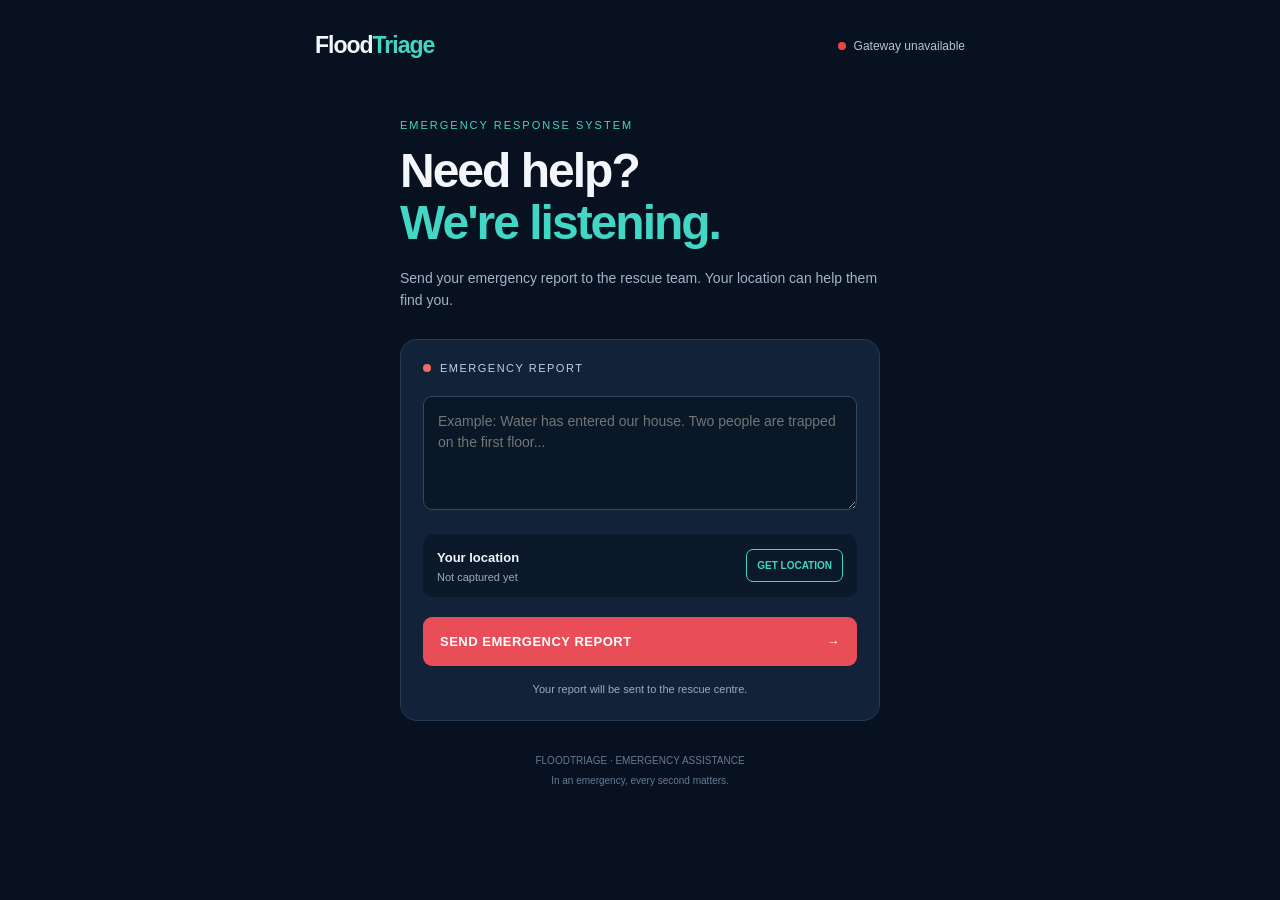
<file: index.html>
<!DOCTYPE html>
<html lang="en">
<head>
    <meta charset="UTF-8">
    <meta name="viewport" content="width=device-width, initial-scale=1.0">
    <title>FloodTriage | Emergency Help</title>
    <link rel="stylesheet" href="style.css">
</head>

<body>

    <header>
        <div class="logo">Flood<span>Triage</span></div>
        <div class="connection">
    <span class="dot" id="connectionDot"></span>
    <span id="connectionText">Checking connection</span>
</div>
    </header>

    <main>

        <section class="intro">
            <p class="eyebrow">EMERGENCY RESPONSE SYSTEM</p>
            <h1>Need help?<br><span>We're listening.</span></h1>
            <p class="description">
                Send your emergency report to the rescue team.
                Your location can help them find you.
            </p>
        </section>

        <section class="emergency-card">

            <div class="card-heading">
                <span class="live-icon"></span>
                EMERGENCY REPORT
            </div>

            <textarea
                id="message"
                placeholder="Example: Water has entered our house. Two people are trapped on the first floor..."
                rows="4"
            ></textarea>

            <div class="location-box">
                <div>
                    <strong>Your location</strong>
                    <p id="locationStatus">Not captured yet</p>
                </div>

                <button id="locationButton" class="location-button">
                    GET LOCATION
                </button>
            </div>

            <button id="submitButton" class="submit-button">
                SEND EMERGENCY REPORT
                <span>→</span>
            </button>

            <p id="submissionStatus" class="submission-status">
                Your report will be sent to the rescue centre.
            </p>

        </section>

        <footer>
            <p>FLOODTRIAGE · EMERGENCY ASSISTANCE</p>
            <p>In an emergency, every second matters.</p>
        </footer>

    </main>

    <script src="user.js"></script>
</body>
</html>
</file>
<file: style.css>
* {
    margin: 0;
    padding: 0;
    box-sizing: border-box;
}

body {
    background: #07111f;
    color: #f3f7fc;
    font-family: Arial, sans-serif;
    min-height: 100vh;
    padding: 20px;
}

header {
    max-width: 650px;
    margin: auto;
    display: flex;
    justify-content: space-between;
    align-items: center;
    padding: 12px 0 25px;
}

.logo {
    font-size: 23px;
    font-weight: bold;
    letter-spacing: -1px;
}

.logo span {
    color: #42d6c5;
}

.connection {
    font-size: 12px;
    color: #b4c3d5;
    display: flex;
    align-items: center;
    gap: 8px;
}

.dot, .live-icon {
    width: 8px;
    height: 8px;
    background: #e7a93d;
    border-radius: 50%;
    display: inline-block;
}

main {
    max-width: 480px;
    margin: 35px auto;
}

.eyebrow {
    font-size: 11px;
    color: #42d6c5;
    letter-spacing: 2px;
    margin-bottom: 14px;
}

h1 {
    font-size: clamp(36px, 8vw, 48px);
    line-height: 1.08;
    letter-spacing: -2px;
}

h1 span {
    color: #42d6c5;
}

.description {
    color: #a5b4c7;
    line-height: 1.6;
    margin: 18px 0 28px;
    font-size: 14px;
}

.emergency-card {
    background: #122238;
    border: 1px solid #263b53;
    padding: 22px;
    border-radius: 17px;
}

.card-heading {
    font-size: 11px;
    color: #c4d1df;
    letter-spacing: 1.5px;
    display: flex;
    align-items: center;
    gap: 9px;
    margin-bottom: 22px;
}

.live-icon {
    background: #f06b63;
}

.record-button {
    width: 100%;
    min-height: 125px;
    border: 1px solid #f06b63;
    border-radius: 13px;
    background: #39222b;
    color: white;
    display: flex;
    flex-direction: column;
    align-items: center;
    justify-content: center;
    gap: 10px;
    cursor: pointer;
    font-size: 15px;
    font-weight: bold;
    letter-spacing: 1px;
}

.record-button span:first-child {
    font-size: 30px;
}

.record-button.recording {
    background: #722d35;
    border-color: #ff7777;
}

.hint {
    color: #9aacc0;
    text-align: center;
    font-size: 12px;
    margin: 13px 0 22px;
}

.separator {
    display: flex;
    align-items: center;
    gap: 10px;
    color: #8295a9;
    font-size: 10px;
    letter-spacing: 1px;
    margin-bottom: 12px;
}

.separator::before,
.separator::after {
    content: "";
    height: 1px;
    flex: 1;
    background: #34485f;
}

textarea {
    width: 100%;
    resize: vertical;
    background: #091727;
    border: 1px solid #34485f;
    border-radius: 9px;
    color: white;
    padding: 14px;
    font-family: inherit;
    font-size: 14px;
    line-height: 1.5;
}

textarea:focus {
    outline: 1px solid #42d6c5;
}

.location-box {
    display: flex;
    justify-content: space-between;
    align-items: center;
    gap: 10px;
    margin: 20px 0;
    padding: 14px;
    border-radius: 10px;
    background: #0b192a;
}

.location-box strong {
    font-size: 13px;
}

.location-box p {
    font-size: 11px;
    color: #9aacc0;
    margin-top: 5px;
}

.location-button {
    background: transparent;
    color: #42d6c5;
    border: 1px solid #42d6c5;
    padding: 10px;
    border-radius: 7px;
    font-size: 10px;
    font-weight: bold;
    cursor: pointer;
}

.submit-button {
    width: 100%;
    background: #e94e58;
    border: none;
    color: white;
    padding: 17px;
    border-radius: 9px;
    font-size: 13px;
    font-weight: bold;
    letter-spacing: .5px;
    display: flex;
    justify-content: space-between;
    cursor: pointer;
}

.submission-status {
    text-align: center;
    color: #9aacc0;
    font-size: 11px;
    margin-top: 15px;
    line-height: 1.5;
}

footer {
    margin-top: 30px;
    text-align: center;
    color: #657b92;
    font-size: 10px;
    line-height: 2;
}

@media (max-width: 400px) {
    body {
        padding: 14px;
    }

    .emergency-card {
        padding: 17px;
    }

    .location-box {
        align-items: flex-start;
        flex-direction: column;
    }
}
</file>
